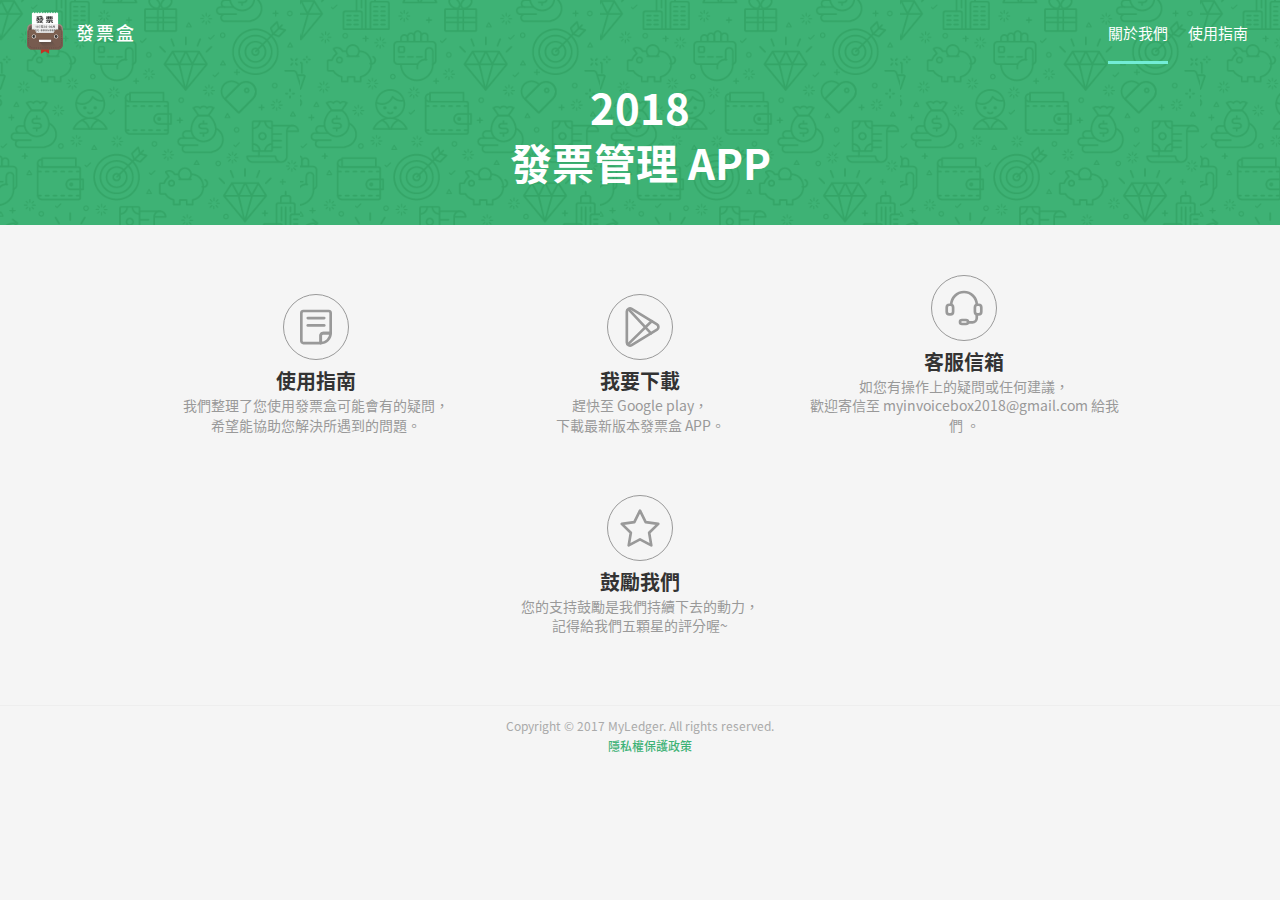
<file: index.html>
<!DOCTYPE html>
<html>
  <head>
    <meta charset="UTF-8">
    <meta name="viewport" content="width=device-width,initial-scale=1.0,user-scalable=no">
    <meta name="keywords" content="發票盒,電子發票APP,比價搜尋">
    <title>++ 發票盒 ++</title>
    <link rel="shortcut icon" href="img/favicon.ico">
    <link rel="stylesheet" href="css/UI.css">
    <script src="js/jquery-1.11.1.min.js"></script>
    <script src="js/UI.js"></script>
  </head>
  <body class="index">
      <header>
        <div class="wrap">
          <div class="logo-wrap"><img class="logo" src="img/logo.svg" title="發票盒 - 發票 APP"><span>發票盒</span></div>
          <nav>
            <ul class="hover-li">
              <li class="focus" title="關於發票盒"><a href="index.html">關於我們</a></li>
              <li title="使用指南"> <a href="FAQ-c02.html">使用指南</a></li>
              <div class="focus-line"></div>
            </ul>
          </nav>
        </div>
      </header>
    <div class="banner">
      <h1>2018<br> 發票管理 APP</h1>
    </div>
    <article>
      <ul class="main-item">
        <li><a href="FAQ-c01.html"><img class="icon" src="img/item-1.svg">
            <h3>使用指南</h3>
            <h4>我們整理了您使用發票盒可能會有的疑問，<br>希望能協助您解決所遇到的問題。</h4></a></li>
        <li><a href="#"><img class="icon" src="img/item-2.svg">
            <h3>我要下載</h3>
            <h4>趕快至 Google play，<br>下載最新版本發票盒 APP。</h4></a></li>
        <li><a href="mailto:myinvoicebox2018@gmail.com?subject=發票盒問題回報"><img class="icon" src="img/item-3.svg">
            <h3>客服信箱</h3>
            <h4>如您有操作上的疑問或任何建議，<br>歡迎寄信至 myinvoicebox2018@gmail.com 給我們 。  </h4></a></li>
        <li><a href="#"><img class="icon" src="img/item-4.svg">
            <h3>鼓勵我們</h3>
            <h4>您的支持鼓勵是我們持續下去的動力，<br>記得給我們五顆星的評分喔~  </h4></a></li>
      </ul>
    </article>
      <footer>Copyright © 2017 MyLedger. All rights reserved.<br><a class="policy" href="PrivacyPolicy.html">隱私權保護政策</a></footer><a class="gotop"><i></i><b>Go Top</b></a>
  </body>
</html>
</file>
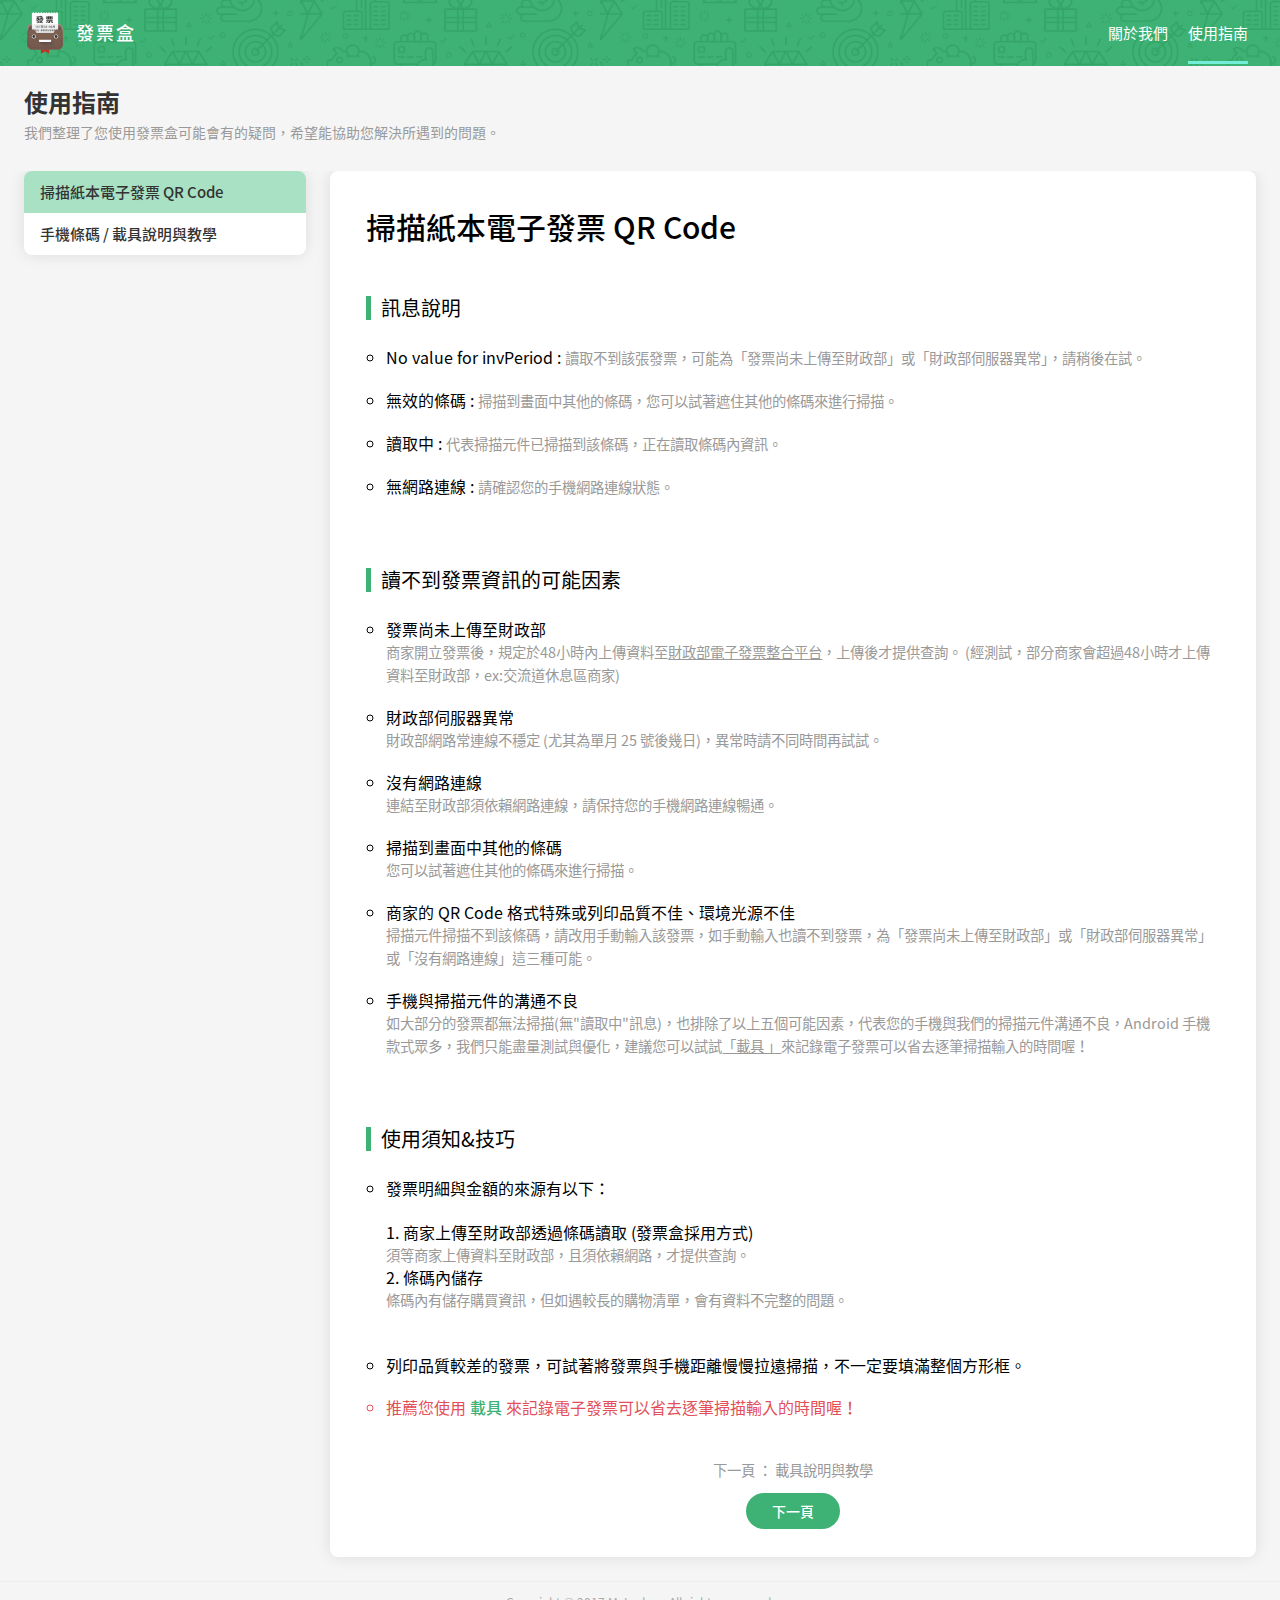
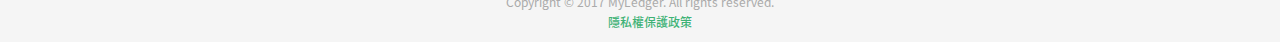
<file: FAQ-c01.html>
<!DOCTYPE html>
<html>
  <head>
    <meta charset="UTF-8">
    <meta name="viewport" content="width=device-width,initial-scale=1.0,user-scalable=no">
    <meta name="keywords" content="發票盒,電子發票APP,比價搜尋">
    <title>++ 發票盒 ++</title>
    <link rel="shortcut icon" href="img/favicon.ico">
    <link rel="stylesheet" href="css/UI.css">
    <script src="js/jquery-1.11.1.min.js"></script>
    <script src="js/UI.js"></script>
  </head>
  <body>
      <header>
        <div class="wrap">
          <div class="logo-wrap"><img class="logo" src="img/logo.svg" title="發票盒 - 發票 APP"><span>發票盒</span></div>
          <nav>
            <ul class="hover-li">
              <li title="關於發票盒"><a href="index.html">關於我們</a></li>
              <li class="focus" title="使用指南"> <a href="FAQ-c02.html">使用指南</a></li>
              <div class="focus-line"></div>
            </ul>
          </nav>
        </div>
      </header>
      <div class="wrap"> 
        <div class="breadcrumbs">
          <h1>使用指南</h1>
          <h2>我們整理了您使用發票盒可能會有的疑問，希望能協助您解決所遇到的問題。</h2>
        </div>
      </div>
    <article class="faq"> 
      <div class="wrap"> 
          <aside class="left"> 
            <ul class="faq-list">
              <li class="focus"><a href="FAQ-c01.html">掃描紙本電子發票 QR Code</a></li>
              <li><a href="FAQ-c02.html">手機條碼 / 載具說明與教學</a></li>
            </ul>
          </aside>
        <div class="fill-bg show"></div>
        <aside class="right show-faq"> <a class="close" href="#"> </a>
          <section class="show"> 
            <h1 class="title">掃描紙本電子發票 QR Code </h1>
            <h2 class="left-solid">訊息說明</h2>
            <ul class="dot-list marg40-b"> 
              <li>No value for invPeriod : <em>讀取不到該張發票，可能為「發票尚未上傳至財政部」或「財政部伺服器異常」，請稍後在試。</em></li>
              <li>無效的條碼 : <em>掃描到畫面中其他的條碼，您可以試著遮住其他的條碼來進行掃描。</em></li>
              <li>讀取中 : <em>代表掃描元件已掃描到該條碼，正在讀取條碼內資訊。 </em></li>
              <li>無網路連線 : <em>請確認您的手機網路連線狀態。     </em></li>
            </ul>
            <h2 class="left-solid">讀不到發票資訊的可能因素</h2>
            <ul class="dot-list marg40-b a-hide">
              <li>發票尚未上傳至財政部<br><em>商家開立發票後，規定於48小時內上傳資料至<a href="https://www.einvoice.nat.gov.tw/index" target="_blank">財政部電子發票整合平台</a>，上傳後才提供查詢。 (經測試，部分商家會超過48小時才上傳資料至財政部，ex:交流道休息區商家)</em></li>
              <li>財政部伺服器異常<br><em>財政部網路常連線不穩定 (尤其為單月 25 號後幾日)，異常時請不同時間再試試。</em></li>
              <li>沒有網路連線<br><em>連結至財政部須依賴網路連線，請保持您的手機網路連線暢通。</em></li>
              <li>掃描到畫面中其他的條碼<br><em>您可以試著遮住其他的條碼來進行掃描。</em></li>
              <li>商家的 QR Code 格式特殊或列印品質不佳、環境光源不佳<br><em>掃描元件掃描不到該條碼，請改用手動輸入該發票，如手動輸入也讀不到發票，為「發票尚未上傳至財政部」或「財政部伺服器異常」或「沒有網路連線」這三種可能。  </em></li>
              <li>手機與掃描元件的溝通不良<br><em>如大部分的發票都無法掃描(無"讀取中"訊息)，也排除了以上五個可能因素，代表您的手機與我們的掃描元件溝通不良，Android 手機款式眾多，我們只能盡量測試與優化，建議您可以試試<a href="FAQ-c02.html">「載具 」</a>來記錄電子發票可以省去逐筆掃描輸入的時間喔！</em></li>
            </ul>
            <h2 class="left-solid">使用須知&技巧</h2>
            <ul class="dot-list marg40-">
              <li>
                發票明細與金額的來源有以下：<br><br>1. 商家上傳至財政部透過條碼讀取 (發票盒採用方式)<br><em>須等商家上傳資料至財政部，且須依賴網路，才提供查詢。<br></em>2. 條碼內儲存<br><em>條碼內有儲存購買資訊，但如遇較長的購物清單，會有資料不完整的問題。<br><br> </em></li>
              <li>列印品質較差的發票，可試著將發票與手機距離慢慢拉遠掃描，不一定要填滿整個方形框。</li>
              <li class="red"> 推薦您使用 <a href="FAQ-c02.html">載具 </a>來記錄電子發票可以省去逐筆掃描輸入的時間喔！</li>
            </ul>
            <p class="center marg20-t"><em>下一頁 ： 載具說明與教學</em></p>
            <div class="center"><a class="btn next" href="FAQ-c02.html">下一頁</a></div>
          </section>
        </aside>
      </div>
    </article>
      <footer>Copyright © 2017 MyLedger. All rights reserved.<br><a class="policy" href="PrivacyPolicy.html">隱私權保護政策</a></footer><a class="gotop"><i></i><b>Go Top</b></a>
  </body>
</html>
</file>
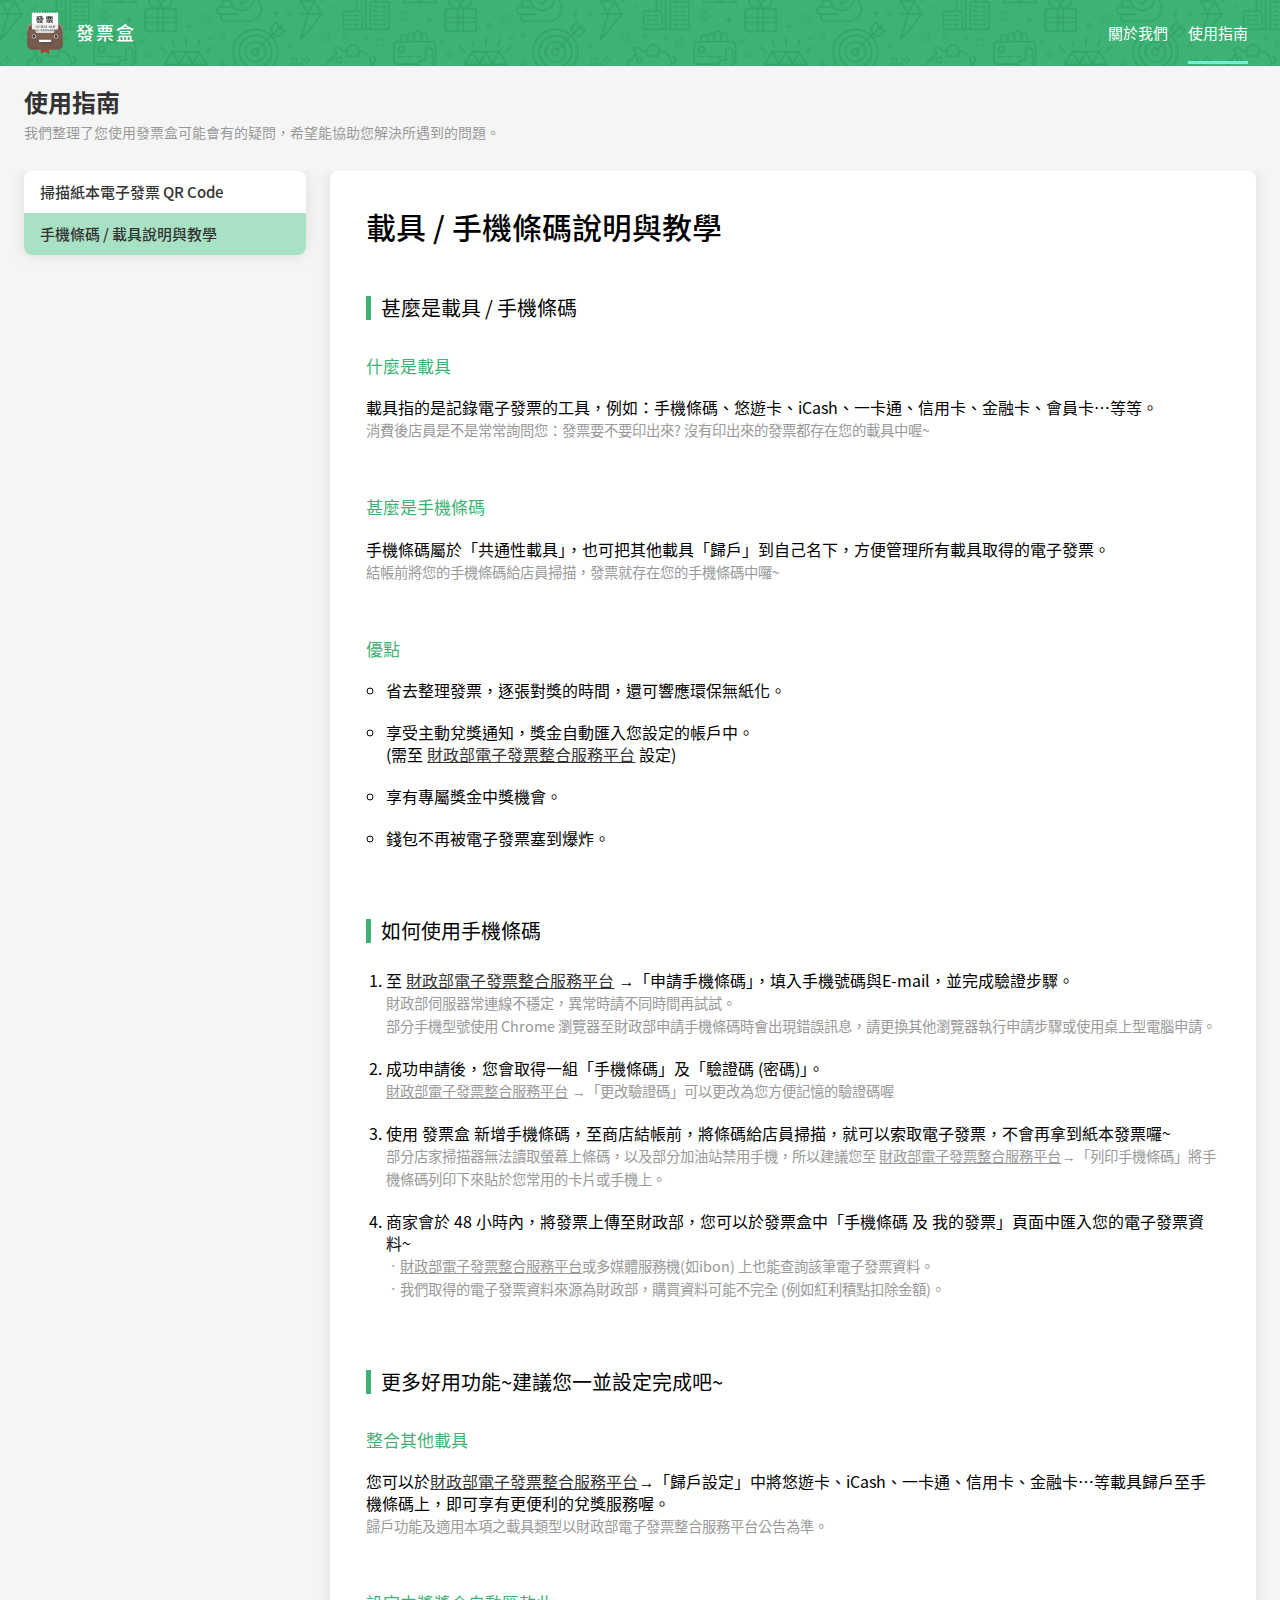
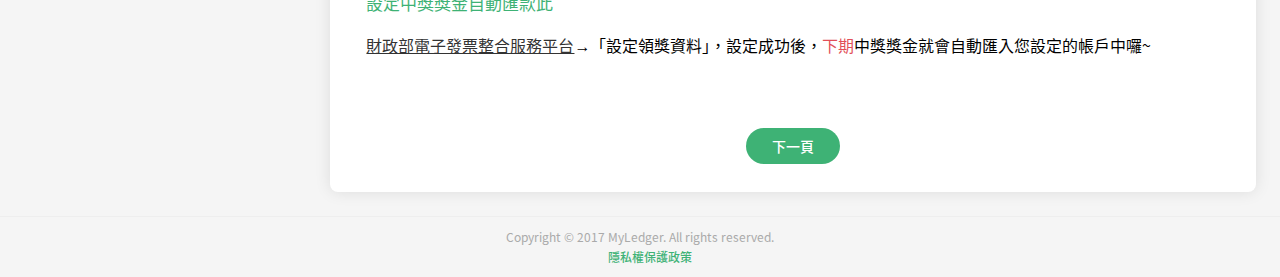
<file: FAQ-c02.html>
<!DOCTYPE html>
<html>
  <head>
    <meta charset="UTF-8">
    <meta name="viewport" content="width=device-width,initial-scale=1.0,user-scalable=no">
    <meta name="keywords" content="發票盒,電子發票APP,比價搜尋">
    <title>++ 發票盒 ++</title>
    <link rel="shortcut icon" href="img/favicon.ico">
    <link rel="stylesheet" href="css/UI.css">
    <script src="js/jquery-1.11.1.min.js"></script>
    <script src="js/UI.js"></script>
  </head>
  <body>
      <header>
        <div class="wrap">
          <div class="logo-wrap"><img class="logo" src="img/logo.svg" title="發票盒 - 發票 APP"><span>發票盒</span></div>
          <nav>
            <ul class="hover-li">
              <li title="關於發票盒"><a href="index.html">關於我們</a></li>
              <li class="focus" title="使用指南"> <a href="FAQ-c02.html">使用指南</a></li>
              <div class="focus-line"></div>
            </ul>
          </nav>
        </div>
      </header>
      <div class="wrap"> 
        <div class="breadcrumbs">
          <h1>使用指南</h1>
          <h2>我們整理了您使用發票盒可能會有的疑問，希望能協助您解決所遇到的問題。</h2>
        </div>
      </div>
    <article class="faq"> 
      <div class="wrap"> 
          <aside class="left"> 
            <ul class="faq-list">
              <li><a href="FAQ-c01.html">掃描紙本電子發票 QR Code</a></li>
              <li class="focus"><a href="FAQ-c02.html">手機條碼 / 載具說明與教學</a></li>
            </ul>
          </aside>
        <div class="fill-bg show"></div>
        <aside class="right show-faq"> <a class="close" href="#"> </a>
          <section class="show"> 
            <h1 class="title">載具 / 手機條碼說明與教學</h1>
            <h2 class="left-solid">甚麼是載具 / 手機條碼</h2>
            <h3>什麼是載具</h3>
            <p>載具指的是記錄電子發票的工具，例如：手機條碼、悠遊卡、iCash、一卡通、信用卡、金融卡、會員卡…等等。<br><em>消費後店員是不是常常詢問您：發票要不要印出來? 沒有印出來的發票都存在您的載具中喔~</em></p>
            <h3>甚麼是手機條碼</h3>
            <p>手機條碼屬於「共通性載具」，也可把其他載具「歸戶」到自己名下，方便管理所有載具取得的電子發票。<br><em>結帳前將您的手機條碼給店員掃描，發票就存在您的手機條碼中囉~</em></p>
            <h3>優點</h3>
            <ul class="dot-list a-hide marg40-b">
              <li>省去整理發票，逐張對獎的時間，還可響應環保無紙化。</li>
              <li>享受主動兌獎通知，獎金自動匯入您設定的帳戶中。 <br>(需至 <a href="https://www.einvoice.nat.gov.tw" target="_blank">財政部電子發票整合服務平台</a> 設定)</li>
              <li>享有專屬獎金中獎機會。</li>
              <li>錢包不再被電子發票塞到爆炸。 </li>
            </ul>
            <h2 class="left-solid">如何使用手機條碼</h2>
            <ul class="number-list a-hide marg40-b">
              <li>至  <a href="https://www.einvoice.nat.gov.tw" target="_blank">財政部電子發票整合服務平台</a> →「申請手機條碼」，填入手機號碼與E-mail，並完成驗證步驟。<br><em>財政部伺服器常連線不穩定，異常時請不同時間再試試。<br></em><em>部分手機型號使用 Chrome 瀏覽器至財政部申請手機條碼時會出現錯誤訊息，請更換其他瀏覽器執行申請步驟或使用桌上型電腦申請。</em></li>
              <li>成功申請後，您會取得一組「手機條碼」及「驗證碼 (密碼)」。<br><em> <a href="https://www.einvoice.nat.gov.tw" target="_blank">財政部電子發票整合服務平台</a> →「更改驗證碼」可以更改為您方便記憶的驗證碼喔</em></li>
              <li>使用 發票盒 新增手機條碼，至商店結帳前，將條碼給店員掃描，就可以索取電子發票，不會再拿到紙本發票囉~ <br><em>部分店家掃描器無法讀取螢幕上條碼，以及部分加油站禁用手機，所以建議您至 <a href="https://www.einvoice.nat.gov.tw" target="_blank">財政部電子發票整合服務平台</a>→「列印手機條碼」將手機條碼列印下來貼於您常用的卡片或手機上。</em></li>
              <li>商家會於 48 小時內，將發票上傳至財政部，您可以於發票盒中「手機條碼 及 我的發票」頁面中匯入您的電子發票資料~<br><em>‧<a href="https://www.einvoice.nat.gov.tw" target="_blank">財政部電子發票整合服務平台</a>或多媒體服務機(如ibon) 上也能查詢該筆電子發票資料。<br></em><em>‧我們取得的電子發票資料來源為財政部，購買資料可能不完全 (例如紅利積點扣除金額)。</em></li>
            </ul>
            <h2 class="left-solid">更多好用功能~建議您一並設定完成吧~</h2>
            <h3>整合其他載具</h3>
            <p class="a-hide">您可以於<a href="https://www.einvoice.nat.gov.tw" target="_blank">財政部電子發票整合服務平台</a>→「歸戶設定」中將悠遊卡、iCash、一卡通、信用卡、金融卡…等載具歸戶至手機條碼上，即可享有更便利的兌獎服務喔。<br><em>歸戶功能及適用本項之載具類型以財政部電子發票整合服務平台公告為準。</em></p>
            <h3>設定中獎獎金自動匯款此</h3>
            <p class="a-hide"> <a href="https://www.einvoice.nat.gov.tw" target="_blank">財政部電子發票整合服務平台</a>→「設定領獎資料」，設定成功後，<b class="red">下期</b>中獎獎金就會自動匯入您設定的帳戶中囉~</p>
            <p class="center marg40-t"></p>
            <div class="center"><a class="btn next" href="FAQ-c01.html">下一頁</a></div>
          </section>
        </aside>
      </div>
    </article>
      <footer>Copyright © 2017 MyLedger. All rights reserved.<br><a class="policy" href="PrivacyPolicy.html">隱私權保護政策</a></footer><a class="gotop"><i></i><b>Go Top</b></a>
  </body>
</html>
</file>
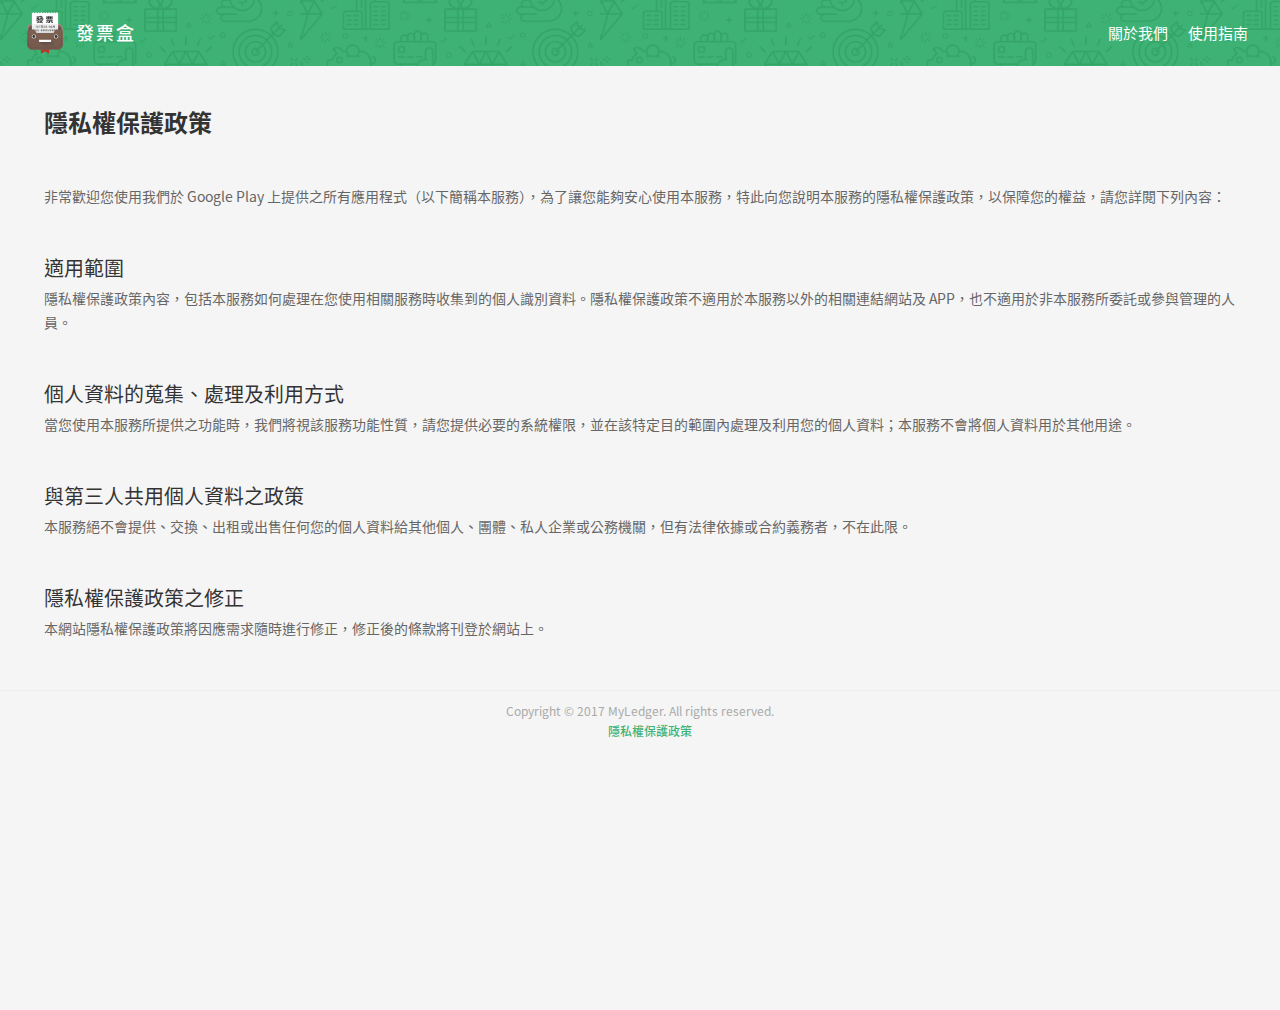
<file: PrivacyPolicy.html>
<!DOCTYPE html>
<html>
  <head>
    <meta charset="UTF-8">
    <meta name="viewport" content="width=device-width,initial-scale=1.0,user-scalable=no">
    <meta name="keywords" content="發票盒,電子發票APP,比價搜尋">
    <title>++ 發票盒 ++</title>
    <link rel="shortcut icon" href="img/favicon.ico">
    <link rel="stylesheet" href="css/UI.css">
    <script src="js/jquery-1.11.1.min.js"></script>
    <script src="js/UI.js"></script>
  </head>
  <body>
      <header>
        <div class="wrap">
          <div class="logo-wrap"><img class="logo" src="img/logo.svg" title="發票盒 - 發票 APP"><span>發票盒</span></div>
          <nav>
            <ul class="hover-li">
              <li title="關於發票盒"><a href="index.html">關於我們</a></li>
              <li title="使用指南"> <a href="FAQ-c02.html">使用指南</a></li>
              <div class="focus-line"></div>
            </ul>
          </nav>
        </div>
      </header>
    <article class="PrivacyArticle"> 
      <div class="wrap"> 
        <h1 class="title">隱私權保護政策</h1>
        <p>非常歡迎您使用我們於 Google Play 上提供之所有應用程式（以下簡稱本服務），為了讓您能夠安心使用本服務，特此向您說明本服務的隱私權保護政策，以保障您的權益，請您詳閱下列內容：</p>
        <h2>適用範圍</h2>
        <p>隱私權保護政策內容，包括本服務如何處理在您使用相關服務時收集到的個人識別資料。隱私權保護政策不適用於本服務以外的相關連結網站及 APP，也不適用於非本服務所委託或參與管理的人員。</p>
        <h2>個人資料的蒐集、處理及利用方式</h2>
        <p>當您使用本服務所提供之功能時，我們將視該服務功能性質，請您提供必要的系統權限，並在該特定目的範圍內處理及利用您的個人資料；本服務不會將個人資料用於其他用途。</p>
        <h2>與第三人共用個人資料之政策</h2>
        <p>本服務絕不會提供、交換、出租或出售任何您的個人資料給其他個人、團體、私人企業或公務機關，但有法律依據或合約義務者，不在此限。</p>
        <h2>隱私權保護政策之修正</h2>
        <p>本網站隱私權保護政策將因應需求隨時進行修正，修正後的條款將刊登於網站上。</p>
      </div>
    </article>
      <footer>Copyright © 2017 MyLedger. All rights reserved.<br><a class="policy" href="PrivacyPolicy.html">隱私權保護政策</a></footer><a class="gotop"><i></i><b>Go Top</b></a>
  </body>
</html>
</file>
<file: css/UI.css>
a,abbr,acronym,address,applet,article,aside,audio,b,big,blockquote,body,canvas,caption,center,cite,code,dd,del,details,dfn,div,dl,dt,em,embed,fieldset,figcaption,figure,footer,form,h1,h2,h3,h4,h5,h6,header,hgroup,html,i,iframe,img,ins,kbd,label,legend,li,mark,menu,nav,object,ol,output,p,pre,q,ruby,s,samp,section,small,span,strike,strong,sub,summary,sup,table,tbody,td,tfoot,th,thead,time,tr,tt,u,ul,var,video{margin:0;padding:0;border:0;font-size:100%;font:inherit;vertical-align:baseline}article,aside,details,figcaption,figure,footer,header,hgroup,menu,nav,section{display:block}body{line-height:1}ul{list-style:none}blockquote,q{quotes:none}blockquote:after,blockquote:before,q:after,q:before{content:'';content:none}table{border-collapse:collapse;border-spacing:0}a,button{outline:none;hlbr:expression(this.onFocus=this.blur())}*{-webkit-box-sizing:border-box;box-sizing:border-box}@font-face{font-family:'Noto Sans TC';font-style:normal;font-weight:100;src:url(../fonts/NotoSansTC/NotoSansTC-Thin.otf) format("opentype")}@font-face{font-family:'Noto Sans TC';font-style:normal;font-weight:300;src:url(../fonts/NotoSansTC/NotoSansTC-Light.otf) format("opentype")}@font-face{font-family:'Noto Sans TC';font-style:normal;font-weight:400;src:url(../fonts/NotoSansTC/NotoSansTC-Regular.otf) format("opentype")}@font-face{font-family:'Noto Sans TC';font-style:normal;font-weight:500;src:url(../fonts/NotoSansTC/NotoSansTC-Medium.otf) format("opentype")}@font-face{font-family:'Noto Sans TC';font-style:normal;font-weight:700;src:url(../fonts/NotoSansTC/NotoSansTC-Bold.otf) format("opentype")}@font-face{font-family:'Noto Sans TC';font-style:normal;font-weight:900;src:url(../fonts/NotoSansTC/NotoSansTC-Black.otf) format("opentype")}.bg-red{background-color:#e24f58}.bg-green{background-color:#3eb275}.red{color:#e24f58}.green{color:#3eb275}.clearfix{clear:both;max-width:100%;margin-left:auto;margin-right:auto}.clearfix:after{content:" ";display:block;clear:both}article.faq .wrap aside.left ul.faq-list,article.faq .wrap aside.right section{-webkit-box-shadow:0 0 16px rgba(0, 0, 0, 0.1);box-shadow:0 0 16px rgba(0, 0, 0, 0.1);border-radius:8px}article.faq .wrap aside.right .close{position:fixed;display:block;width:40px;height:40px;top:0px;right:0px;z-index:3;cursor:pointer;overflow:hidden;-webkit-transition:0.3s;-o-transition:0.3s;transition:0.3s}article.faq .wrap aside.right .close:after,article.faq .wrap aside.right .close:before{position:absolute;display:block;content:"";width:2px;height:20px;left:calc(50% - 1px);top:calc(50% - 10px);background-color:#fff;-webkit-transform:rotate(-45deg);-ms-transform:rotate(-45deg);transform:rotate(-45deg)}article.faq .wrap aside.right .close:after{-webkit-transform:rotate(45deg);-ms-transform:rotate(45deg);transform:rotate(45deg)}article.faq .wrap aside.right .close:active,article.faq .wrap aside.right .close:hover{-webkit-transform:rotate(180deg);-ms-transform:rotate(180deg);transform:rotate(180deg);-webkit-transition:0.3s;-o-transition:0.3s;transition:0.3s}.pad10{padding:10px}.pad10-t{padding-top:10px}.pad10-b{padding-bottom:10px}.pad10-r{padding-right:10px}.pad10-l{padding-left:10px}.pad10-tb{padding-top:10px;padding-bottom:10px}.pad10-rl{padding-right:10px;padding-left:10px}.marg10{margin:10px}.marg10-t{margin-top:10px}.marg10-b{margin-bottom:10px}.marg10-r{margin-right:10px}.marg10-l{margin-left:10px}.marg10-tb{margin-top:10px;margin-bottom:10px}.marg10-rl{margin-right:10px;margin-left:10px}.pad20{padding:20px}.pad20-t{padding-top:20px}.pad20-b{padding-bottom:20px}.pad20-r{padding-right:20px}.pad20-l{padding-left:20px}.pad20-tb{padding-top:20px;padding-bottom:20px}.pad20-rl{padding-right:20px;padding-left:20px}.marg20{margin:20px}.marg20-t{margin-top:20px}.marg20-b{margin-bottom:20px}.marg20-r{margin-right:20px}.marg20-l{margin-left:20px}.marg20-tb{margin-top:20px;margin-bottom:20px}.marg20-rl{margin-right:20px;margin-left:20px}.pad30{padding:30px}.pad30-t{padding-top:30px}.pad30-b{padding-bottom:30px}.pad30-r{padding-right:30px}.pad30-l{padding-left:30px}.pad30-tb{padding-top:30px;padding-bottom:30px}.pad30-rl{padding-right:30px;padding-left:30px}.marg30{margin:30px}.marg30-t{margin-top:30px}.marg30-b{margin-bottom:30px}.marg30-r{margin-right:30px}.marg30-l{margin-left:30px}.marg30-tb{margin-top:30px;margin-bottom:30px}.marg30-rl{margin-right:30px;margin-left:30px}.pad40{padding:40px}.pad40-t{padding-top:40px}.pad40-b{padding-bottom:40px}.pad40-r{padding-right:40px}.pad40-l{padding-left:40px}.pad40-tb{padding-top:40px;padding-bottom:40px}.pad40-rl{padding-right:40px;padding-left:40px}.marg40{margin:40px}.marg40-t{margin-top:40px}.marg40-b{margin-bottom:40px}.marg40-r{margin-right:40px}.marg40-l{margin-left:40px}.marg40-tb{margin-top:40px;margin-bottom:40px}.marg40-rl{margin-right:40px;margin-left:40px}.pad50{padding:50px}.pad50-t{padding-top:50px}.pad50-b{padding-bottom:50px}.pad50-r{padding-right:50px}.pad50-l{padding-left:50px}.pad50-tb{padding-top:50px;padding-bottom:50px}.pad50-rl{padding-right:50px;padding-left:50px}.marg50{margin:50px}.marg50-t{margin-top:50px}.marg50-b{margin-bottom:50px}.marg50-r{margin-right:50px}.marg50-l{margin-left:50px}.marg50-tb{margin-top:50px;margin-bottom:50px}.marg50-rl{margin-right:50px;margin-left:50px}.pad60{padding:60px}.pad60-t{padding-top:60px}.pad60-b{padding-bottom:60px}.pad60-r{padding-right:60px}.pad60-l{padding-left:60px}.pad60-tb{padding-top:60px;padding-bottom:60px}.pad60-rl{padding-right:60px;padding-left:60px}.marg60{margin:60px}.marg60-t{margin-top:60px}.marg60-b{margin-bottom:60px}.marg60-r{margin-right:60px}.marg60-l{margin-left:60px}.marg60-tb{margin-top:60px;margin-bottom:60px}.marg60-rl{margin-right:60px;margin-left:60px}.pad70{padding:70px}.pad70-t{padding-top:70px}.pad70-b{padding-bottom:70px}.pad70-r{padding-right:70px}.pad70-l{padding-left:70px}.pad70-tb{padding-top:70px;padding-bottom:70px}.pad70-rl{padding-right:70px;padding-left:70px}.marg70{margin:70px}.marg70-t{margin-top:70px}.marg70-b{margin-bottom:70px}.marg70-r{margin-right:70px}.marg70-l{margin-left:70px}.marg70-tb{margin-top:70px;margin-bottom:70px}.marg70-rl{margin-right:70px;margin-left:70px}.pad80{padding:80px}.pad80-t{padding-top:80px}.pad80-b{padding-bottom:80px}.pad80-r{padding-right:80px}.pad80-l{padding-left:80px}.pad80-tb{padding-top:80px;padding-bottom:80px}.pad80-rl{padding-right:80px;padding-left:80px}.marg80{margin:80px}.marg80-t{margin-top:80px}.marg80-b{margin-bottom:80px}.marg80-r{margin-right:80px}.marg80-l{margin-left:80px}.marg80-tb{margin-top:80px;margin-bottom:80px}.marg80-rl{margin-right:80px;margin-left:80px}.pad2{padding:2px}.pad2-t{padding-top:2px}.pad2-b{padding-bottom:2px}.pad2-r{padding-right:2px}.pad2-l{padding-left:2px}.pad2-tb{padding-top:2px;padding-bottom:2px}.pad2-rl{padding-right:2px;padding-left:2px}.marg2{margin:2px}.marg2-t{margin-top:2px}.marg2-b{margin-bottom:2px}.marg2-r{margin-right:2px}.marg2-l{margin-left:2px}.marg2-tb{margin-top:2px;margin-bottom:2px}.marg2-rl{margin-right:2px;margin-left:2px}.pad4{padding:4px}.pad4-t{padding-top:4px}.pad4-b{padding-bottom:4px}.pad4-r{padding-right:4px}.pad4-l{padding-left:4px}.pad4-tb{padding-top:4px;padding-bottom:4px}.pad4-rl{padding-right:4px;padding-left:4px}.marg4{margin:4px}.marg4-t{margin-top:4px}.marg4-b{margin-bottom:4px}.marg4-r{margin-right:4px}.marg4-l{margin-left:4px}.marg4-tb{margin-top:4px;margin-bottom:4px}.marg4-rl{margin-right:4px;margin-left:4px}.pad6{padding:6px}.pad6-t{padding-top:6px}.pad6-b{padding-bottom:6px}.pad6-r{padding-right:6px}.pad6-l{padding-left:6px}.pad6-tb{padding-top:6px;padding-bottom:6px}.pad6-rl{padding-right:6px;padding-left:6px}.marg6{margin:6px}.marg6-t{margin-top:6px}.marg6-b{margin-bottom:6px}.marg6-r{margin-right:6px}.marg6-l{margin-left:6px}.marg6-tb{margin-top:6px;margin-bottom:6px}.marg6-rl{margin-right:6px;margin-left:6px}.pad8{padding:8px}.pad8-t{padding-top:8px}.pad8-b{padding-bottom:8px}.pad8-r{padding-right:8px}.pad8-l{padding-left:8px}.pad8-tb{padding-top:8px;padding-bottom:8px}.pad8-rl{padding-right:8px;padding-left:8px}.marg8{margin:8px}.marg8-t{margin-top:8px}.marg8-b{margin-bottom:8px}.marg8-r{margin-right:8px}.marg8-l{margin-left:8px}.marg8-tb{margin-top:8px;margin-bottom:8px}.marg8-rl{margin-right:8px;margin-left:8px}.marg0-t{margin:0}.center{text-align:center}.center .btn+.btn{margin-left:6px}.btn-group-border{margin-left:10px;padding-left:16px;border-left:1px dotted #ccc}body,html{font-family:"Noto Sans TC", "Segoe UI", Microsoft JhengHei, Arial, Helvetica, sans-serif, "Arial Unicode MS", PMingLiU;height:100%;font-size:1rem;background-color:#f5f5f5}body.hide-scroll,html.hide-scroll{overflow-y:hidden}body.hide-scroll .gotop,html.hide-scroll .gotop{display:none}@media (min-width:768px){body.hide-scroll,html.hide-scroll{overflow-y:inherit}body.hide-scroll .gotop,html.hide-scroll .gotop{display:inline-block}}@media only screen and (min-width:m){body.hide-scroll,html.hide-scroll{overflow-y:inherit}body.hide-scroll .gotop,html.hide-scroll .gotop{display:inline-block}}a{text-decoration:none;color:#3EB275;font-weight:500;-webkit-transition:0.3s;-o-transition:0.3s;transition:0.3s}a:active,a:hover{text-decoration:none;color:#318c5c;-webkit-transition:0.3s;-o-transition:0.3s;transition:0.3s}.color-red{color:#e24f58}*,:after,:before{-webkit-box-sizing:border-box;box-sizing:border-box}.focus,:active,:after.focus,:after:active,:after:hover,:before.focus,:before:active,:before:hover,:hover{-webkit-transition:0.3s;-o-transition:0.3s;transition:0.3s}.wrap{position:relative;display:block;max-width:1360px;margin:0 auto;padding:0 12px}@media (min-width:768px){.wrap{padding:0 24px}}@media only screen and (min-width:m){.wrap{padding:0 24px}}.index header{background-color:transparent;background:url("") transparent}header{position:relative;text-align:center;background-color:#3EB275;-webkit-transition:0.3s;-o-transition:0.3s;transition:0.3s;background:url("../img/bg.png") #3EB275;background-size:300px;position:absolute;top:0;width:100%;z-index:1}header .wrap{height:66px;display:-webkit-box;display:-ms-flexbox;display:flex;-webkit-box-pack:justify;-ms-flex-pack:justify;justify-content:space-between}header .logo-wrap{display:-webkit-inline-box;display:-ms-inline-flexbox;display:inline-flex}header .logo-wrap span{display:-webkit-inline-box;display:-ms-inline-flexbox;display:inline-flex;color:#fff;font-size:1.125rem;line-height:66px;display:inline-block;text-align:left;margin-left:10px;white-space:nowrap;font-weight:500;letter-spacing:2px}header .logo-wrap span em{font-size:1rem;font-weight:400;display:none;color:#72edd6;padding-left:5px;letter-spacing:1px}@media (min-width:576px){header .logo-wrap span em{display:inline-block}}@media only screen and (min-width:s){header .logo-wrap span em{display:inline-block}}header .logo{height:calc(66px - 8px*3);margin-top:12px;color:#fff;line-height:calc(66px - 8px*3);font-size:0.8125rem}header nav ul.hover-li{position:relative;display:inline-block}header nav ul.hover-li li{position:relative;display:inline-block;padding:0;color:#666;cursor:pointer;font-weight:400;text-transform:uppercase;height:66px;font-size:0.9375rem}header nav ul.hover-li li.focus a:after{content:"";position:absolute;left:8px;bottom:2px;width:calc(100% - 8px*2);height:3px;background-color:#72edd6;-webkit-transition:0.3s;-o-transition:0.3s;transition:0.3s}header nav ul.hover-li li a{display:block;color:#fff;line-height:calc(66px - 8px*2);padding:8px;font-weight:400}header nav ul.hover-li .focus-line{position:absolute;left:0;bottom:3px;width:0;height:3px;background-color:#72edd6;-webkit-transition:0.3s;-o-transition:0.3s;transition:0.3s}footer{width:100%;clear:both;text-align:center;color:#aaa;font-size:0.75rem;padding:10px;line-height:20px;border-top:1px solid #eee}.gotop{position:relative;position:fixed;right:-100px;bottom:20px;width:56px;height:56px;cursor:pointer;border-radius:50%;background-color:#3EB275;-webkit-box-shadow:0 6px 10px 0 rgba(0, 0, 0, 0.3);box-shadow:0 6px 10px 0 rgba(0, 0, 0, 0.3);-webkit-transition:0.3s;-o-transition:0.3s;transition:0.3s;z-index:1}.gotop.show{right:20px}.gotop i{position:absolute;width:56px;text-align:center;font-size:30px;color:#fff}.gotop i:before{content:"";display:block;position:absolute;right:19px;top:24px;width:16px;height:16px;border:2px solid #fff;border-right:transparent;border-bottom:transparent;-webkit-transform:rotate(45deg);-ms-transform:rotate(45deg);transform:rotate(45deg)}.gotop b{color:transparent;display:block;text-align:center;font-family:"Noto Sans TC", "Segoe UI", Microsoft JhengHei, Arial, Helvetica, sans-serif, "Arial Unicode MS", PMingLiU;line-height:58px;height:56px;overflow:hidden;font-size:13px;font-weight:400;-webkit-transition:font-size 0s;-o-transition:font-size 0s;transition:font-size 0s}.gotop:active,.gotop:hover{background-color:#5dc68f;-webkit-box-shadow:0 16px 20px 0 rgba(0, 0, 0, 0.3);box-shadow:0 16px 20px 0 rgba(0, 0, 0, 0.3);-webkit-transform:translate(0, -3px);-ms-transform:translate(0, -3px);transform:translate(0, -3px);-webkit-transition:0.3s;-o-transition:0.3s;transition:0.3s}.gotop:active i:after,.gotop:active i:before,.gotop:hover i:after,.gotop:hover i:before{content:"";display:none}.gotop:active b,.gotop:hover b{color:#fff}.breadcrumbs{padding:24px 0 28px;margin-top:66px}.breadcrumbs h1{font-size:1.5rem;font-weight:bold;padding-bottom:8px;color:#333;font-weight:600}.breadcrumbs h2{font-size:0.875rem;line-height:1.3rem;color:#999;font-weight:400}.center{text-align:center}.btn{background-color:#3EB275;color:#fff;padding:8px 26px;border-radius:24px;margin:0 10px;font-size:14px;font-weight:500}.btn:hover{background-color:#318c5c;color:#fff}hr{border:none;border-bottom:1px solid #eee}article.faq{overflow:hidden;-webkit-transition:0.3s;-o-transition:0.3s;transition:0.3s;line-height:1.2rem}article.faq .wrap{position:inherit;padding:0}@media (min-width:768px){article.faq .wrap{padding:0 12px;display:-webkit-box;display:-ms-flexbox;display:flex;-webkit-box-align:stretch;-ms-flex-align:stretch;align-items:stretch}}@media only screen and (min-width:m){article.faq .wrap{padding:0 12px;display:-webkit-box;display:-ms-flexbox;display:flex;-webkit-box-align:stretch;-ms-flex-align:stretch;align-items:stretch}}article.faq .wrap aside.left{padding:0 12px 12px}@media (min-width:768px){article.faq .wrap aside.left{width:400px}}@media only screen and (min-width:m){article.faq .wrap aside.left{width:400px}}article.faq .wrap aside.left ul.faq-list{background-color:#fff;margin-bottom:14px}article.faq .wrap aside.left ul.faq-list h3,article.faq .wrap aside.left ul.faq-list li{font-size:0.9375rem;line-height:1.2em}article.faq .wrap aside.left ul.faq-list h3:last-child,article.faq .wrap aside.left ul.faq-list li:last-child{border-bottom:none;border-radius:0 0 8px 8px}article.faq .wrap aside.left ul.faq-list h3:first-child,article.faq .wrap aside.left ul.faq-list li:first-child{border-radius:8px 8px 0 0}article.faq .wrap aside.left ul.faq-list h3 em,article.faq .wrap aside.left ul.faq-list li em{float:right;margin-left:10px;background-color:#e24f58;color:#fff;font-size:13px;font-weight:400;padding:1px 6px;border-radius:4px;-webkit-transform:skew(-16deg);-ms-transform:skew(-16deg);transform:skew(-16deg)}article.faq .wrap aside.left ul.faq-list h3.disabled,article.faq .wrap aside.left ul.faq-list li.disabled{cursor:default;opacity:0.3}article.faq .wrap aside.left ul.faq-list h3.disabled a,article.faq .wrap aside.left ul.faq-list li.disabled a{cursor:default}article.faq .wrap aside.left ul.faq-list h3{font-size:1rem;color:#009688;font-weight:500;border-bottom:1px solid #eee;padding:12px 16px}article.faq .wrap aside.left ul.faq-list li{color:#333}article.faq .wrap aside.left ul.faq-list li a{display:block;color:#333;padding:12px 16px}article.faq .wrap aside.left ul.faq-list li:hover{background-color:#f5f5f5}article.faq .wrap aside.left ul.faq-list li.focus{background-color:#a8e1c3}@media (min-width:768px){article.faq .wrap aside.left ul.faq-list li.default-focus{background-color:#a8e1c3}}@media only screen and (min-width:m){article.faq .wrap aside.left ul.faq-list li.default-focus{background-color:#a8e1c3}}article.faq .wrap .fill-bg{position:fixed;display:none;top:0;left:0;width:100%;height:100%;background-color:rgba(0, 0, 0, 0.7);-webkit-transition:0.3s;-o-transition:0.3s;transition:0.3s}article.faq .wrap .fill-bg.show{display:block;z-index:1}@media (min-width:768px){article.faq .wrap .fill-bg.show{display:none}}@media only screen and (min-width:m){article.faq .wrap .fill-bg.show{display:none}}article.faq .wrap aside.right{position:absolute;top:0;left:0;width:100%;height:100%;-webkit-transition:0.3s;-o-transition:0.3s;transition:0.3s;opacity:0;z-index:-1}article.faq .wrap aside.right.show-faq{display:block;z-index:1;opacity:1}@media (min-width:768px){article.faq .wrap aside.right{position:relative;display:block;height:auto;background-color:transparent;overflow-y:inherit;padding:0 12px;opacity:1;z-index:1}}@media only screen and (min-width:m){article.faq .wrap aside.right{position:relative;display:block;height:auto;background-color:transparent;overflow-y:inherit;padding:0 12px;opacity:1;z-index:1}}article.faq .wrap aside.right section{display:none;background-color:#fff;padding:16px;padding-bottom:50px;margin:16px;-webkit-transition:0.3s;-o-transition:0.3s;transition:0.3s}@media (min-width:768px){article.faq .wrap aside.right section{margin:0 0 24px 0;padding:36px;min-height:calc(100% - 24px);display:block}article.faq .wrap aside.right section.first,article.faq .wrap aside.right section.show{display:block}}@media only screen and (min-width:m){article.faq .wrap aside.right section{margin:0 0 24px 0;padding:36px;min-height:calc(100% - 24px);display:block}article.faq .wrap aside.right section.first,article.faq .wrap aside.right section.show{display:block}}article.faq .wrap aside.right section.show{display:block}article.faq .wrap aside.right section:last-child(2){min-height:500px}article.faq .wrap aside.right .close{position:fixed;right:0;top:0;background-color:#666;display:block;border-radius:50%}article.faq .wrap aside.right .close.title-color{background-color:#333}article.faq .wrap aside.right .close:hover{background-color:#3EB275}@media (min-width:768px){article.faq .wrap aside.right .close{display:none}}@media only screen and (min-width:m){article.faq .wrap aside.right .close{display:none}}article.faq .wrap aside.right img{max-width:100%}article.faq .wrap aside.right .pics{margin-bottom:60px;display:-webkit-box;display:-ms-flexbox;display:flex;-webkit-box-pack:start;-ms-flex-pack:start;justify-content:flex-start;-webkit-box-align:start;-ms-flex-align:start;align-items:flex-start;-ms-flex-wrap:wrap;flex-wrap:wrap}article.faq .wrap aside.right .pics img{display:inline-block;margin-right:20px;margin-bottom:16px;max-width:250px;border-radius:10px;-webkit-box-shadow:0 0 15px rgba(0, 0, 0, 0.3);box-shadow:0 0 15px rgba(0, 0, 0, 0.3)}article.faq .wrap aside.right .pics img.img-default{max-width:90%;border-radius:0;-webkit-box-shadow:none;box-shadow:none}article.faq .wrap aside.right .pics img.img-500{width:500px}article.faq .wrap aside.right .pics img.img-750{width:750px}article.faq .wrap aside.right .pics img.img-icon{margin:0 4px;vertical-align:middle}article.faq .wrap aside.right .pics .p-wrap{display:inline-block;width:100%;height:auto;min-width:250px}article.faq .wrap aside.right .pics .p-wrap p{display:block}article.faq .wrap aside.right .pics figure.pics-1{max-width:250px;margin-right:20px;margin-bottom:60px}@media (min-width:992px){article.faq .wrap aside.right .pics-1 .p-wrap{width:calc(100% - 280px)}}@media only screen and (min-width:l){article.faq .wrap aside.right .pics-1 .p-wrap{width:calc(100% - 280px)}}@media (min-width:1200px){article.faq .wrap aside.right .pics-2 .p-wrap{width:calc(100% - 550px)}}@media only screen and (min-width:xl){article.faq .wrap aside.right .pics-2 .p-wrap{width:calc(100% - 550px)}}article.faq .wrap aside.right .left-solid{padding-left:10px;border-left:5px solid #3EB275}article.faq .wrap aside.right h1.title{font-size:1.5rem;line-height:1.3em;padding-right:40px;margin-bottom:30px;font-weight:500}article.faq .wrap aside.right h1.title.fixed-title{position:fixed;font-size:1.125rem;font-weight:400;top:0;left:0;padding:8px 50px 8px 16px;background-color:#333;color:#fff;width:100%;min-height:40px;margin-bottom:0;-webkit-transition:0.3s;-o-transition:0.3s;transition:0.3s;-webkit-box-shadow:0 0 16px rgba(0, 0, 0, 0.1);box-shadow:0 0 16px rgba(0, 0, 0, 0.1)}@media (min-width:768px){article.faq .wrap aside.right h1.title.fixed-title{position:relative;font-size:1.875rem;font-weight:500;top:inherit;left:inherit;padding:0 40px 0 0;background-color:#fff;color:#333;width:inherit;min-height:inherit;margin-bottom:30px;-webkit-transition:0.3s;-o-transition:0.3s;transition:0.3s;-webkit-box-shadow:none;box-shadow:none}}@media only screen and (min-width:m){article.faq .wrap aside.right h1.title.fixed-title{position:relative;font-size:1.875rem;font-weight:500;top:inherit;left:inherit;padding:0 40px 0 0;background-color:#fff;color:#333;width:inherit;min-height:inherit;margin-bottom:30px;-webkit-transition:0.3s;-o-transition:0.3s;transition:0.3s;-webkit-box-shadow:none;box-shadow:none}}@media (min-width:768px){article.faq .wrap aside.right h1.title{font-size:1.875rem}}@media only screen and (min-width:m){article.faq .wrap aside.right h1.title{font-size:1.875rem}}article.faq .wrap aside.right h2{font-size:1.25rem;margin-top:50px;margin-bottom:26px;line-height:1.2em}article.faq .wrap aside.right h3{font-size:1.0625rem;margin-top:36px;margin-bottom:20px;line-height:1.2em;color:#3eb275}article.faq .wrap aside.right h4{font-size:0.9375rem;margin-top:36px;margin-bottom:16px;line-height:1.2em;color:#3eb275}article.faq .wrap aside.right h4+.dot-list li{font-size:0.9375rem;padding-bottom:10px;list-style:circle;margin-left:20px;line-height:18px}article.faq .wrap aside.right p{padding-bottom:20px;line-height:22px}article.faq .wrap aside.right ul{display:block;overflow:hidden}article.faq .wrap aside.right .number-list li{padding-bottom:20px;list-style:decimal;margin-left:20px;line-height:22px}article.faq .wrap aside.right .dot-list li{padding-bottom:20px;list-style:circle;margin-left:20px;line-height:22px}article.faq .wrap aside.right .a-hide a{text-decoration:underline;color:#333;font-weight:400}article.faq .wrap aside.right .a-hide li a{color:#333;font-weight:400}article.faq .wrap aside.right .a-hide li a:hover{color:#3EB275}article.faq .wrap aside.right .a-hide em a{color:#999;font-weight:400}article.faq .wrap aside.right .a-hide em a:hover{color:#3EB275}article.faq .wrap aside.right .dot{padding:2px;display:inline-block;min-width:13px;min-height:13px;border-radius:13px}article.faq .wrap aside.right em{font-size:90%;color:#999}article.faq .wrap aside.right em.red{color:#e24f58}article.faq .wrap aside.right .tip{font-size:0.9375rem;background-color:#fbe8e9;border:1px solid #e97b82;border-radius:6px;padding:10px;line-height:1.5rem}.index{overflow-x:hidden}.index header{-webkit-box-shadow:none;box-shadow:none}.index .banner{position:relative;text-align:center;background-color:#3EB275;width:100%;overflow:hidden;padding-top:50px;background:url("../img/bg.png") #3EB275;background-size:300px}.index .banner img{margin-top:-50px;margin-right:-50px;margin-left:-50px;margin-bottom:-1px;max-width:1200px;max-width:90%}@media only screen and (min-width:500px){.index .banner img{margin-top:-80px;max-width:450px}}@media only screen and (min-width:900px){.index .banner img{margin-top:-100px;max-width:500px}}@media only screen and (min-width:1000px){.index .banner img{margin-top:-100px;margin-bottom:-50px}}.index .banner h1{font-size:2rem;font-weight:600;line-height:1.3em;color:#fff;padding:30px 0 36px;position:relative;text-align:center}@media only screen and (min-width:500px){.index .banner h1{font-size:2.25rem}}@media only screen and (min-width:900px){.index .banner h1{font-size:2.375rem}}@media only screen and (min-width:1000px){.index .banner h1{font-size:2.625rem}}.index article{padding:30px 16px}.index article .main-item{overflow:hidden;text-align:center;vertical-align:top}.index article .main-item li{padding:20px 0 40px;text-align:center;display:inline-block;width:320px}.index article .main-item li .icon{display:inline-block;width:66px;height:66px;border-radius:50%;border:1px solid #999}.index article .main-item li h3{font-size:1.25rem;font-weight:600;color:#333;padding:10px 0 5px}.index article .main-item li h4{font-size:0.875rem;line-height:1.2rem;color:#999;font-weight:400}.index article .main-item li:hover .icon{background-color:#fff}.policy{margin-left:20px}.PrivacyArticle{margin-top:110px;margin-bottom:50px;padding:0 20px}.PrivacyArticle h1.title{font-size:1.5rem;font-weight:bold;color:#333;font-weight:600;margin:10px 0 50px 0}.PrivacyArticle h2{font-size:20px;margin:50px 0 8px 0;color:#333}.PrivacyArticle p,.PrivacyArticle ul{font-size:14px;color:#666;line-height:1.5rem;margin-bottom:20px}.PrivacyArticle ul{margin-left:20px}.PrivacyArticle ul li{list-style:disc;margin-bottom:10px}
/*# sourceMappingURL=UI.css.map */
</file>
